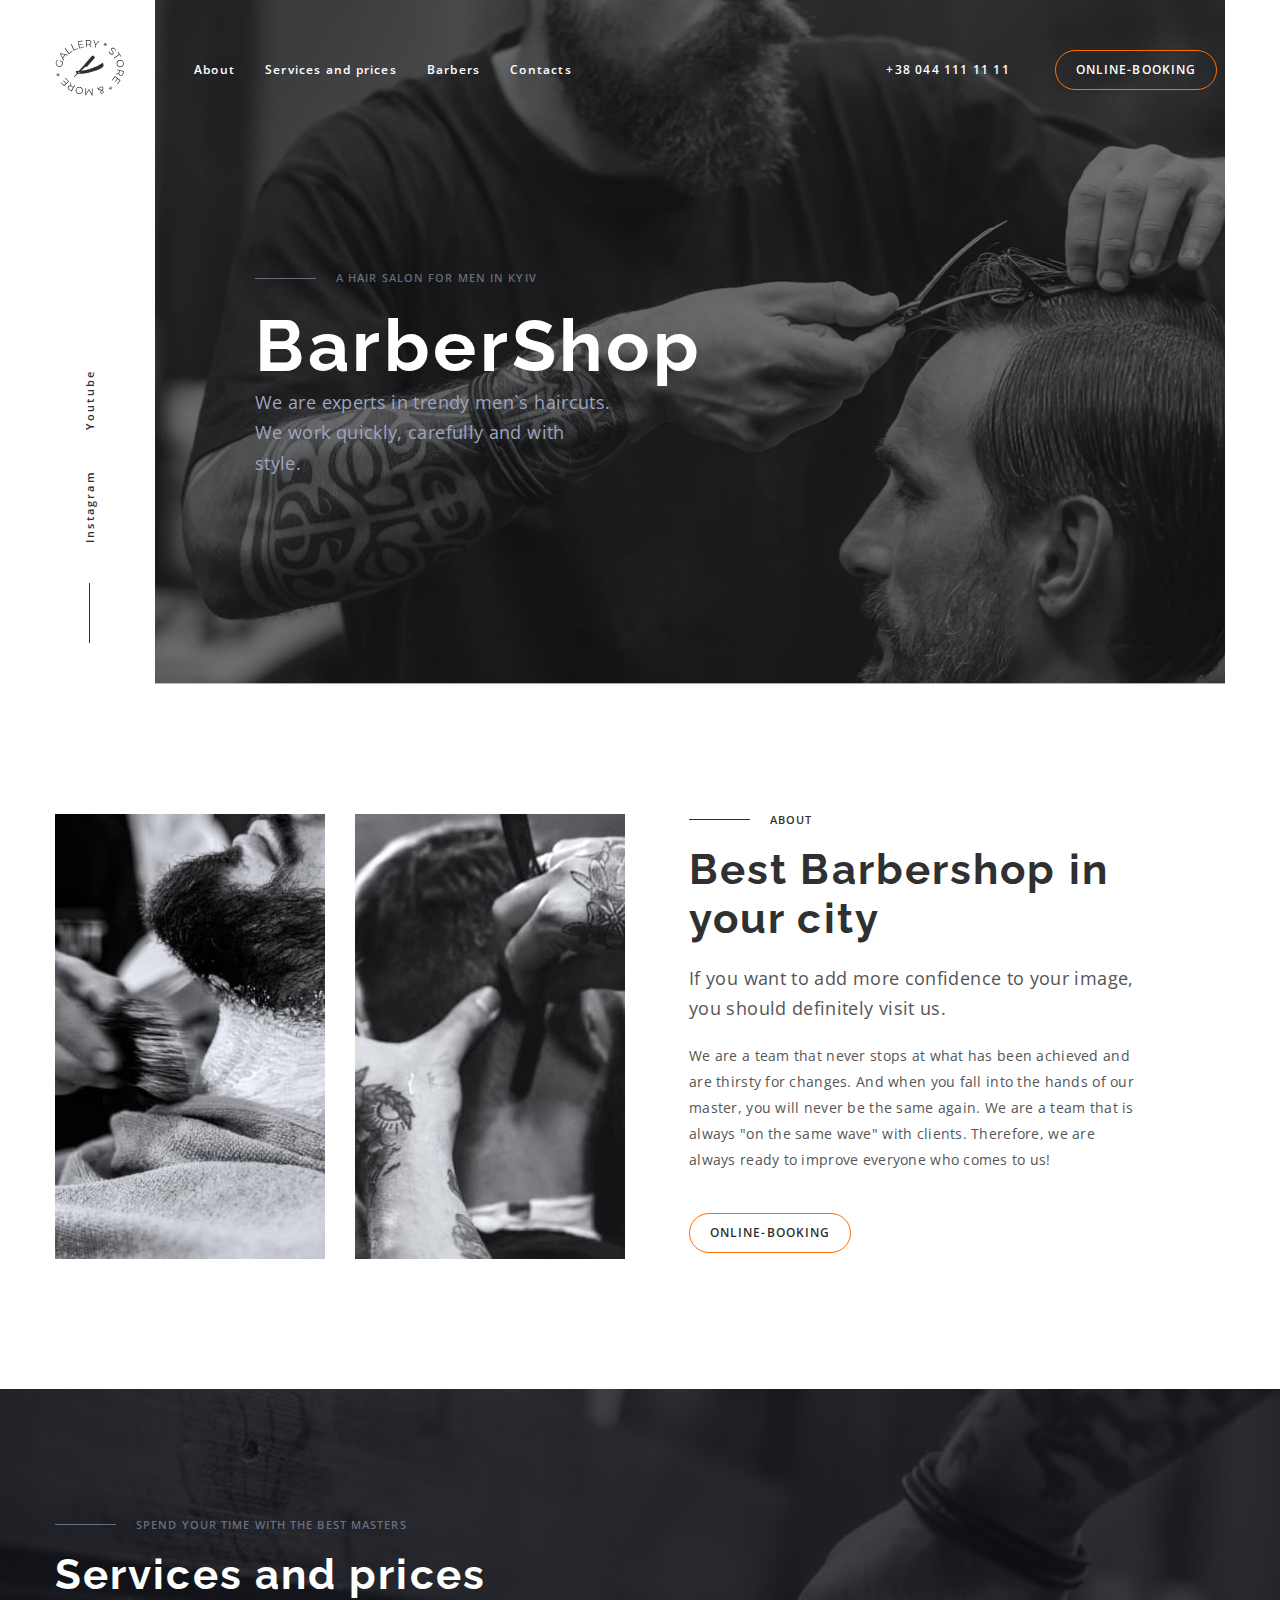
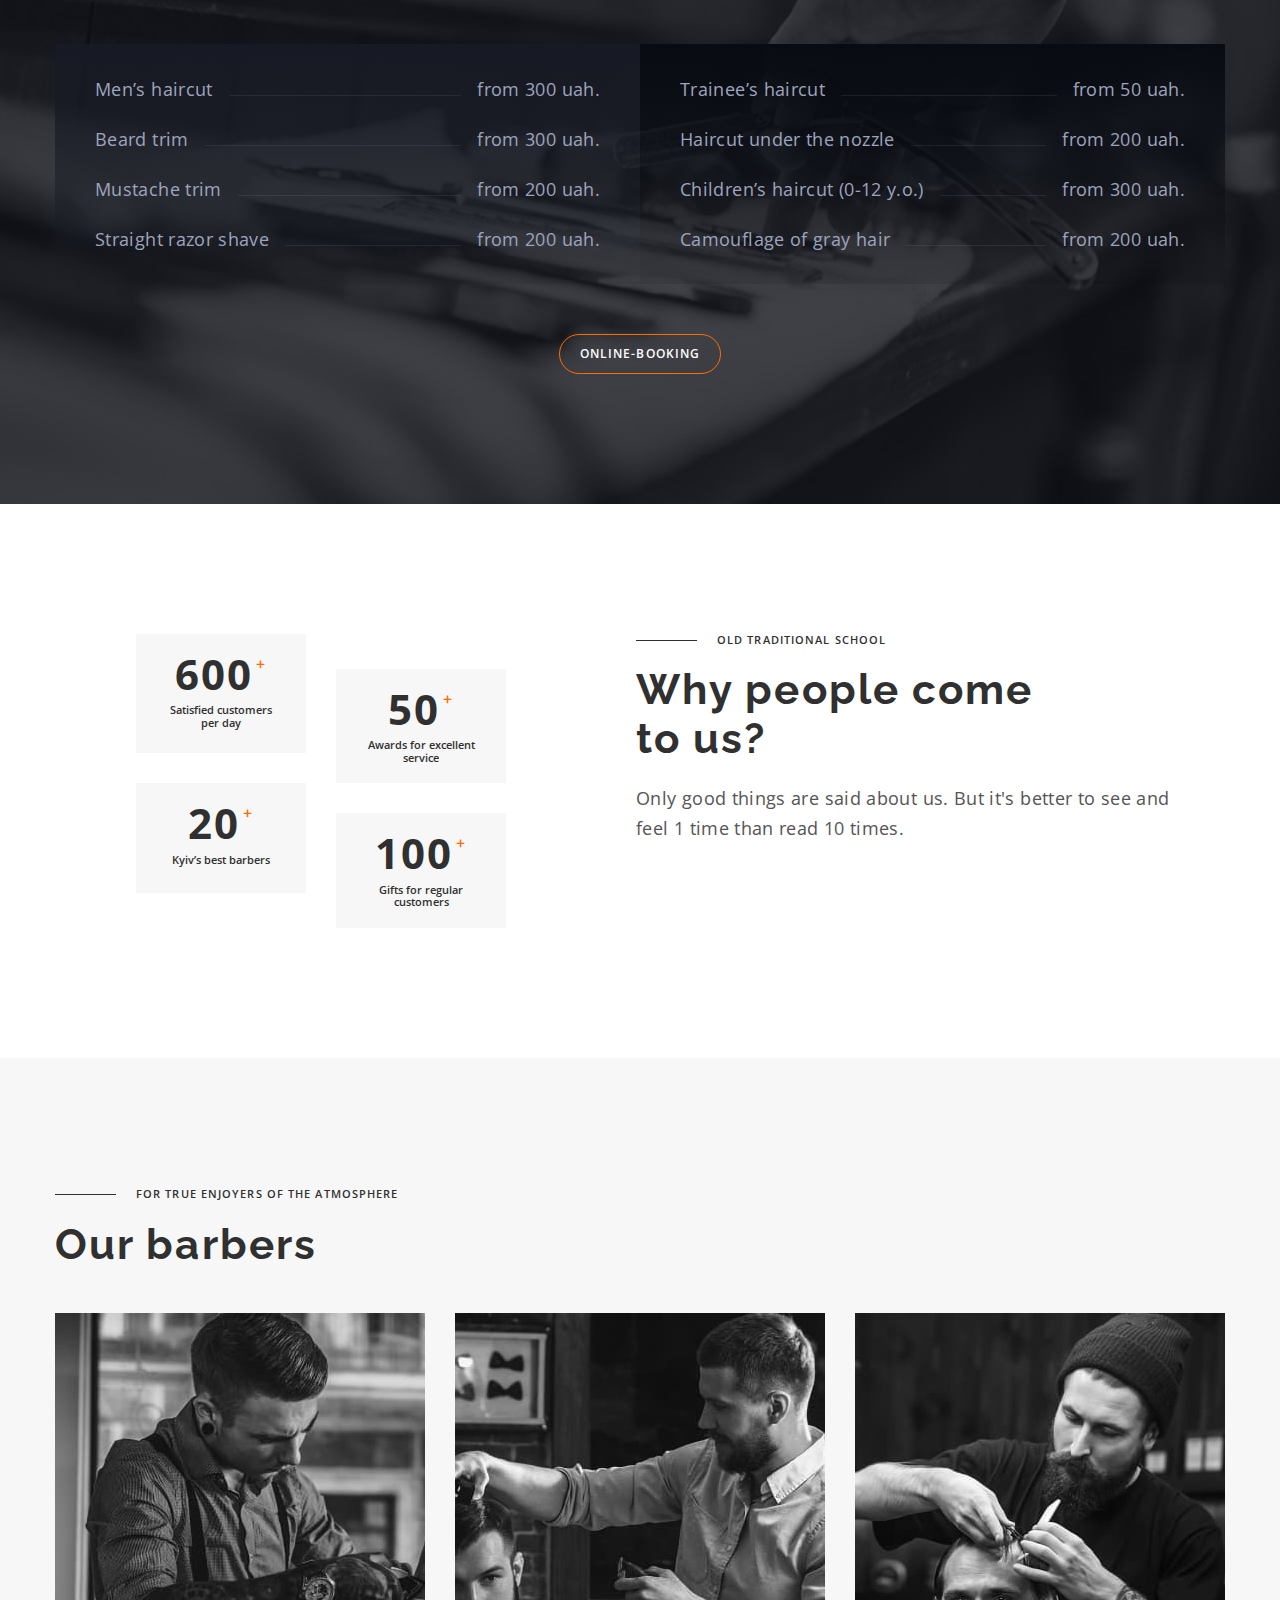
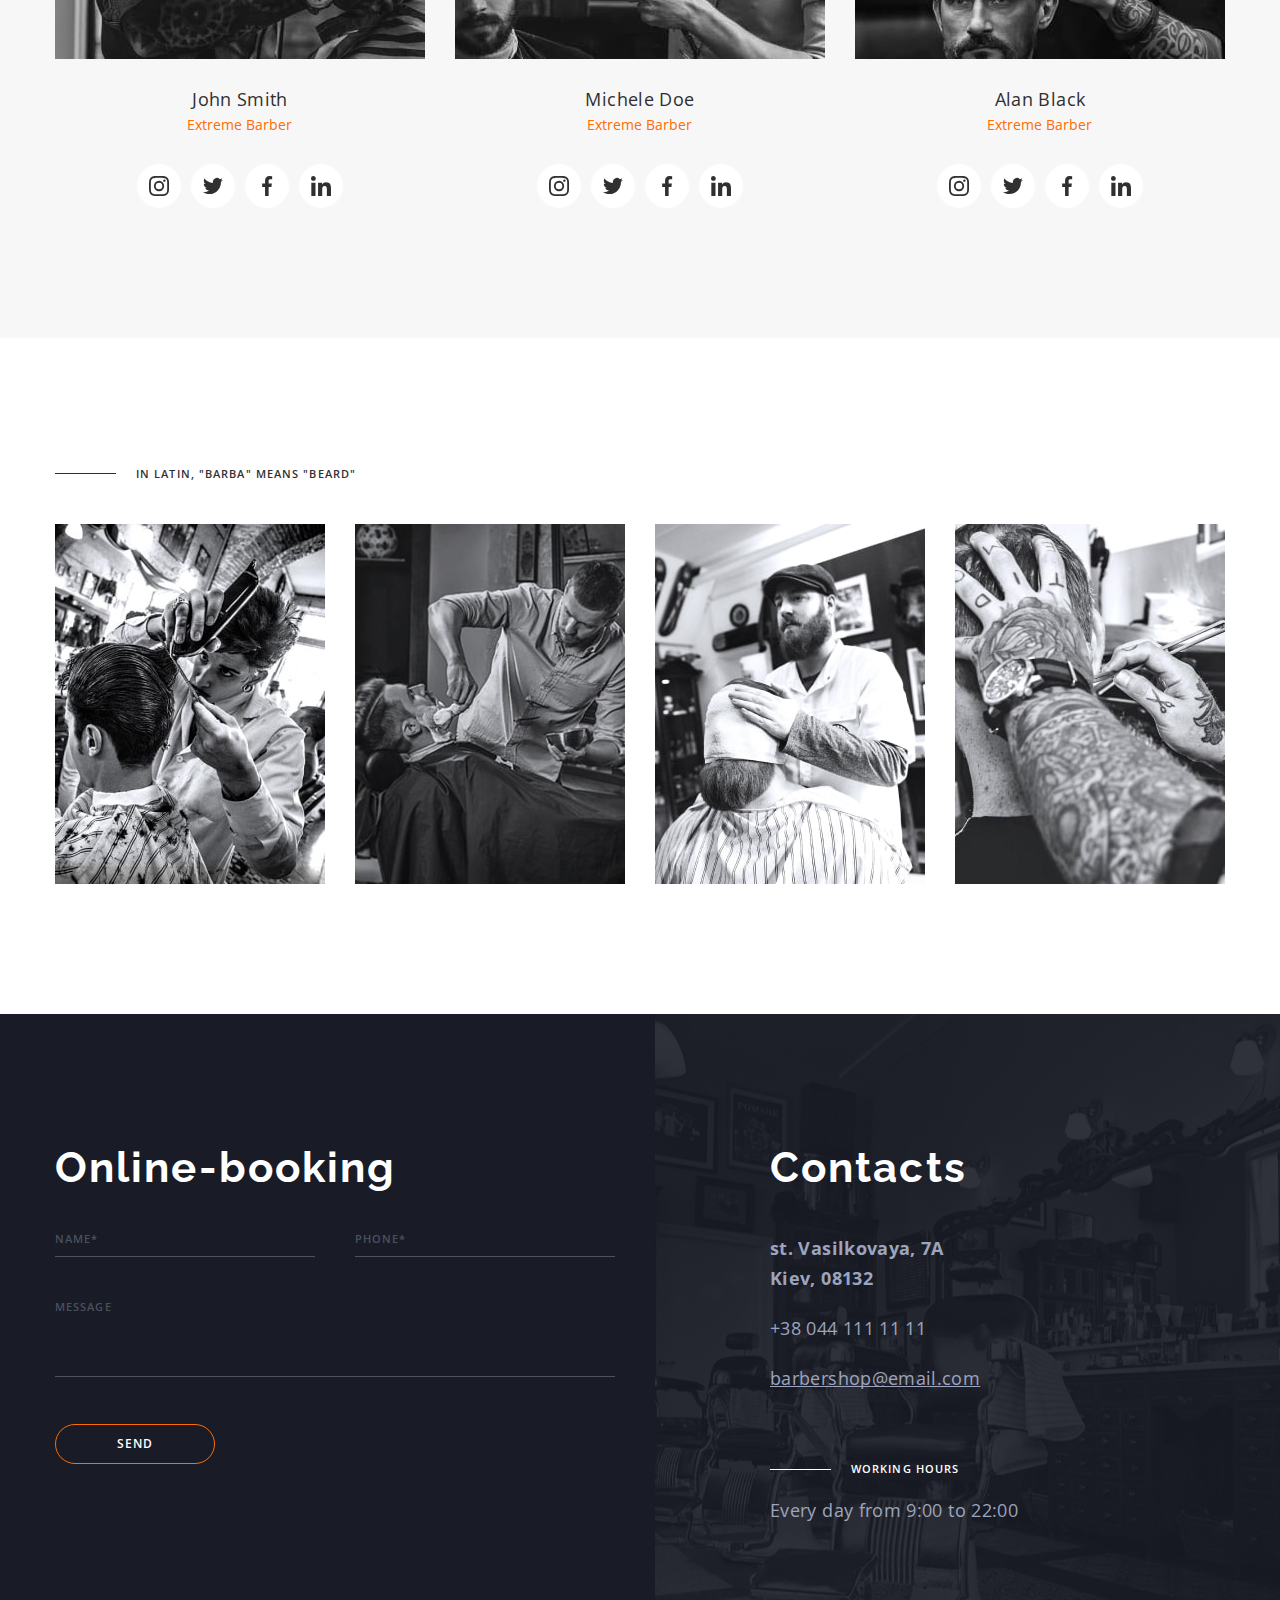
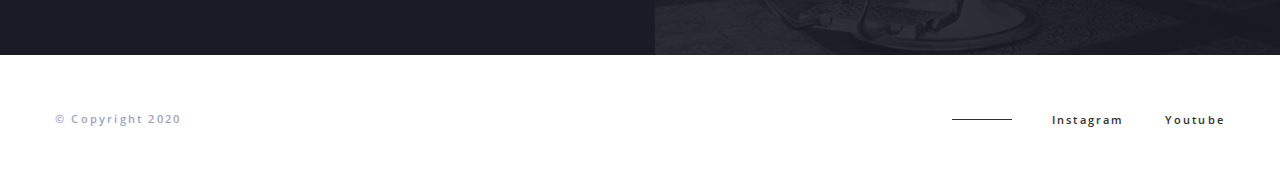
<file: index.html>
<!DOCTYPE html>
<html lang="en">
  <head>
    <meta charset="UTF-8" />
    <meta name="viewport" content="width=device-width, initial-scale=1.0" />
    <title>Barbershop</title>
    <link rel="preconnect" href="https://fonts.googleapis.com" />
    <link rel="preconnect" href="https://fonts.gstatic.com" crossorigin />
    <link
      href="https://fonts.googleapis.com/css2?family=Open+Sans:wdth,wght@75..100,300..800&family=Raleway:wght@700&display=swap"
      rel="stylesheet"
    />
    <link
      rel="stylesheet"
      href="https://cdnjs.cloudflare.com/ajax/libs/modern-normalize/2.0.0/modern-normalize.min.css"
    />
    <link rel="stylesheet" href="./CSS/main.min.css" />
    <link rel="stylesheet" href="./CSS/styles.css" />
  </head>
  <body>
    <!-- Header -->
    <header class="header">
      <div class="container header__container">
        <a class="logo" href="./index.html">
          <!-- <img src="./images/Logo.svg" alt="Logo" /> -->
          <svg width="69" height="56">
            <use href="./images/icon-sprite.svg#icon-logo"></use>
          </svg>
        </a>
        <nav class="navigation">
          <ul class="header__menu">
            <li class="header__item">
              <a class="header__link link" href="">About</a>
            </li>
            <li class="header__item">
              <a class="header__link link" href="">Services and prices</a>
            </li>
            <li class="header__item">
              <a class="header__link link" href="">Barbers</a>
            </li>
            <li class="header__item">
              <a class="header__link link" href="">Contacts</a>
            </li>
          </ul>
        </nav>
        <div class="header__contact">
          <a class="contact__link header__link link" href="tel:+380441111111"
            >+38 044 111 11 11</a
          >
          <button class="button" type="button">Online-booking</button>
        </div>
      </div>
    </header>

    <!-- Main content -->
    <main>
      <!-- Hero screen -->
      <section class="hero">
        <div class="container hero-container">
          <div class="social-list-wrap">
            <ul class="hero social-list">
              <li class="hero social-item">
                <a
                  class="link social-links"
                  href=""
                  target="_blank"
                  rel="noopener noreferrer nofollow"
                  >Instagram</a
                >
              </li>
              <li class="hero social-item">
                <a
                  class="link social-links"
                  href=""
                  target="_blank"
                  rel="noopener noreferrer nofollow"
                  >Youtube</a
                >
              </li>
            </ul>
          </div>
          <div class="hero-content hero-overlay">
            <p class="subtitle">A hair salon for men in Kyiv</p>
            <h1>BarberShop</h1>
            <p class="hero-bottom-content">
              We are experts in trendy men`s haircuts. We work quickly,
              carefully and with style.
            </p>
          </div>
        </div>
      </section>

      <!-- About -->
      <section class="section">
        <div class="about container">
          <ul class="about-img-list">
            <li class="about-item">
              <img src="./images/about-1.jpg" alt="" width="270" height="445" />
            </li>
            <li class="about-item">
              <img src="./images/about-2.jpg" alt="" width="270" height="445" />
            </li>
          </ul>
          <div class="about-content-container">
            <p class="subtitle">About</p>
            <h2 class="section-title">Best Barbershop in your city</h2>
            <p class="about-content">
              If you want to add more confidence to your image, you should
              definitely visit us.
            </p>
            <p class="bottom about-content">
              We are a team that never stops at what has been achieved and are
              thirsty for changes. And when you fall into the hands of our
              master, you will never be the same again. We are a team that is
              always "on the same wave" with clients. Therefore, we are always
              ready to improve everyone who comes to us!
            </p>
            <button class="button secondary" type="button">
              Online-booking
            </button>
          </div>
        </div>
      </section>

      <!-- Services and prices -->
      <section class="prices section">
        <div class="prices container">
          <p class="subtitle">spend your time with the best masters</p>
          <h2 class="prices section-title">Services and prices</h2>

          <div class="prices-content">
            <ul class="prices-list">
              <li class="prices-item">
                <p class="prices-item-text">Men’s haircut</p>
                <p class="prices-item-text">from 300 uah.</p>
              </li>
              <li class="prices-item">
                <p class="prices-item-text">Beard trim</p>
                <p class="prices-item-text">from 300 uah.</p>
              </li>
              <li class="prices-item">
                <p class="prices-item-text">Mustache trim</p>
                <p class="prices-item-text">from 200 uah.</p>
              </li>
              <li class="prices-item">
                <p class="prices-item-text">Straight razor shave</p>
                <p class="prices-item-text">from 200 uah.</p>
              </li>
            </ul>
            <ul class="prices-list">
              <li class="prices-item">
                <p class="prices-item-text">Trainee’s haircut</p>
                <p class="prices-item-text">from 50 uah.</p>
              </li>
              <li class="prices-item">
                <p class="prices-item-text">Haircut under the nozzle</p>
                <p class="prices-item-text">from 200 uah.</p>
              </li>
              <li class="prices-item">
                <p class="prices-item-text">Children’s haircut (0-12 y.o.)</p>
                <p class="prices-item-text">from 300 uah.</p>
              </li>
              <li class="prices-item">
                <p class="prices-item-text">Camouflage of gray hair</p>
                <p class="prices-item-text">from 200 uah.</p>
              </li>
            </ul>
          </div>

          <button class="button secondary" type="button">Online-booking</button>
        </div>
      </section>

      <!-- Features -->
      <section class="section">
        <div class="features container">
          <ul class="features-left-container">
            <li class="features-list">
              <span class="features-top-item">600</span>
              <p class="features-botton-item">Satisfied customers per day</p>
            </li>
            <li class="features-list">
              <span class="features-top-item">50</span>
              <p class="features-botton-item">Awards for excellent service</p>
            </li>
            <li class="features-list">
              <span class="features-top-item">20</span>
              <p class="features-botton-item">Kyiv’s best barbers</p>
            </li>
            <li class="features-list">
              <span class="features-top-item">100</span>
              <p class="features-botton-item">Gifts for regular customers</p>
            </li>
          </ul>

          <div class="features-content-container">
            <p class="subtitle">old traditional school</p>
            <h2 class="section-title">Why people come to us?</h2>
            <p class="features-content">
              Only good things are said about us. But it's better to see and
              feel 1 time than read 10 times.
            </p>
          </div>
        </div>
      </section>

      <!-- Barbers -->
      <section class="barbers section">
        <div class="container">
          <p class="subtitle">for true enjoyers of the atmosphere</p>
          <h2 class="section-title">Our barbers</h2>
          <ul class="barbers-list">
            <li class="barbers-item">
              <img
                src="./images/barber-1.jpg"
                alt="working barber"
                width="370"
                height="346"
              />
              <h3 class="barber-secondary-title">John Smith</h3>
              <p class="barber-subtitle">Extreme Barber</p>
              <ul class="barber-socials-list">
                <li class="barber-socials-item">
                  <a
                    class="barber-socials-link link"
                    href=""
                    aria-label="instagram"
                    target="_blank"
                    rel="noopener noreferrer nofollow"
                    ><svg class="barber-socials-icon">
                      <use
                        href="./images/icon-sprite.svg#icon-instagram"
                      ></use></svg
                  ></a>
                </li>
                <li class="barber-socials-item">
                  <a
                    class="barber-socials-link link"
                    href=""
                    aria-label="twitter"
                    target="_blank"
                    rel="noopener noreferrer nofollow"
                    ><svg class="barber-socials-icon">
                      <use
                        href="./images/icon-sprite.svg#icon-twitter"
                      ></use></svg
                  ></a>
                </li>
                <li class="barber-socials-item">
                  <a
                    class="barber-socials-link link"
                    href=""
                    aria-label="facebook"
                    target="_blank"
                    rel="noopener noreferrer nofollow"
                    ><svg class="barber-socials-icon">
                      <use
                        href="./images/icon-sprite.svg#icon-facebook"
                      ></use></svg
                  ></a>
                </li>
                <li class="barber-socials-item">
                  <a
                    class="barber-socials-link link"
                    href=""
                    aria-label="linkedin"
                    target="_blank"
                    rel="noopener noreferrer nofollow"
                    ><svg class="barber-socials-icon">
                      <use
                        href="./images/icon-sprite.svg#icon-linkedin"
                      ></use></svg
                  ></a>
                </li>
              </ul>
            </li>
            <li class="barbers-item">
              <img
                src="./images/barber-2.jpg"
                alt="working barber"
                width="370"
                height="346"
              />
              <h4 class="barber-secondary-title">Michele Doe</h4>
              <p class="barber-subtitle">Extreme Barber</p>
              <ul class="barber-socials-list">
                <li class="barber-socials-item">
                  <a
                    class="barber-socials-link link"
                    href=""
                    aria-label="instagram"
                    target="_blank"
                    rel="noopener noreferrer nofollow"
                    ><svg class="barber-socials-icon">
                      <use
                        href="./images/icon-sprite.svg#icon-instagram"
                      ></use></svg
                  ></a>
                </li>
                <li class="barber-socials-item">
                  <a
                    class="barber-socials-link link"
                    href=""
                    aria-label="twitter"
                    target="_blank"
                    rel="noopener noreferrer nofollow"
                    ><svg class="barber-socials-icon">
                      <use
                        href="./images/icon-sprite.svg#icon-twitter"
                      ></use></svg
                  ></a>
                </li>
                <li class="barber-socials-item">
                  <a
                    class="barber-socials-link link"
                    href=""
                    aria-label="facebook"
                    target="_blank"
                    rel="noopener noreferrer nofollow"
                    ><svg class="barber-socials-icon">
                      <use
                        href="./images/icon-sprite.svg#icon-facebook"
                      ></use></svg
                  ></a>
                </li>
                <li class="barber-socials-item">
                  <a
                    class="barber-socials-link link"
                    href=""
                    aria-label="linkedin"
                    target="_blank"
                    rel="noopener noreferrer nofollow"
                    ><svg class="barber-socials-icon">
                      <use
                        href="./images/icon-sprite.svg#icon-linkedin"
                      ></use></svg
                  ></a>
                </li>
              </ul>
            </li>
            <li class="barbers-item">
              <img
                src="./images/barber-3.jpg"
                alt="working barber"
                width="370"
                height="346"
              />
              <h4 class="barber-secondary-title">Alan Black</h4>
              <p class="barber-subtitle">Extreme Barber</p>
              <ul class="barber-socials-list">
                <li class="barber-socials-item">
                  <a
                    class="barber-socials-link link"
                    href=""
                    aria-label="instagram"
                    target="_blank"
                    rel="noopener noreferrer nofollow"
                    ><svg class="barber-socials-icon">
                      <use
                        href="./images/icon-sprite.svg#icon-instagram"
                      ></use></svg
                  ></a>
                </li>
                <li class="barber-socials-item">
                  <a
                    class="barber-socials-link link"
                    href=""
                    aria-label="twitter"
                    target="_blank"
                    rel="noopener noreferrer nofollow"
                    ><svg class="barber-socials-icon">
                      <use
                        href="./images/icon-sprite.svg#icon-twitter"
                      ></use></svg
                  ></a>
                </li>
                <li class="barber-socials-item">
                  <a
                    class="barber-socials-link link"
                    href=""
                    aria-label="facebook"
                    target="_blank"
                    rel="noopener noreferrer nofollow"
                    ><svg class="barber-socials-icon">
                      <use
                        href="./images/icon-sprite.svg#icon-facebook"
                      ></use></svg
                  ></a>
                </li>
                <li class="barber-socials-item">
                  <a
                    class="barber-socials-link link"
                    href=""
                    aria-label="linkedin"
                    target="_blank"
                    rel="noopener noreferrer nofollow"
                    ><svg class="barber-socials-icon">
                      <use
                        href="./images/icon-sprite.svg#icon-linkedin"
                      ></use></svg
                  ></a>
                </li>
              </ul>
            </li>
          </ul>
        </div>
      </section>

      <!-- Our portfolio -->
      <section class="portfolio section">
        <div class="container">
          <p class="subtitle">in Latin, "barba" means "beard"</p>
          <h2 class="section-title visually-hidden">Gallery</h2>
          <ul class="portfolio-list">
            <li class="portfolio-item">
              <img
                src="./images/gallery-1.jpg"
                alt="barbers work example"
                width="270"
                height="360"
              />
            </li>
            <li class="portfolio-item">
              <img
                src="./images/gallery-2.jpg"
                alt="barbers work example"
                width="270"
                height="360"
              />
            </li>
            <li class="portfolio-item">
              <img
                src="./images/gallery-3.jpg"
                alt="barbers work example"
                width="270"
                height="360"
              />
            </li>
            <li>
              <img
                src="./images/gallery-4.jpg"
                alt="barbers work example"
                width="270"
                height="360"
              />
            </li>
          </ul>
        </div>
      </section>

      <!-- Form -->

      <section class="form-contacts section">
        <div class="container form-contacts-wrap">
          <!-- Online booking -->
          <div class="form-container">
            <h2 class="section-title">Online-booking</h2>
            <form class="form">
              <div class="input-field">
                <input
                  type="text"
                  id="user-name"
                  name="user-name"
                  class="form-input form-item"
                  placeholder=" "
                  required
                />
                <label for="user-name" class="form-label">name*</label>
              </div>
              <div class="input-field">
                <input
                  type="tel"
                  id="user-tel"
                  name="user-tel"
                  class="form-input form-item"
                  placeholder=" "
                  required
                />
                <label for="user-tel" class="form-label">phone*</label>
              </div>

              <div class="text-field form-mess-wrap">
                <textarea
                  name="user-message"
                  id="user-message"
                  class="form-message form-item"
                  placeholder=" "
                ></textarea>
                <label for="user-message" class="form-label">message</label>
              </div>
              <button type="submit" class="button">send</button>
            </form>
          </div>

          <!-- Contacts -->
          <div class="contacts-container">
            <h2 class="section-title">Contacts</h2>
            <address>
              <ul class="contacts-list">
                <li class="contacts-item map">
                  <a
                    class="link"
                    href="https://maps.app.goo.gl/zaZMUa1HUWE6Ueb98"
                    target="_blank"
                    rel="noreferrer noopener nofollow"
                    >st. Vasilkovaya, 7A<br />Kiev, 08132</a
                  >
                </li>
                <li class="contacts-item">
                  <a class="link" href="tel:+380441111111">+38 044 111 11 11</a>
                </li>
                <li class="contacts-item mail">
                  <a class="link" href="mailto:barbershop@email.com"
                    >barbershop@email.com</a
                  >
                </li>
              </ul>
            </address>
            <h3 class="subtitle">working hours</h3>
            <p class="contacts-schedule">Every day from 9:00 to 22:00</p>
          </div>
        </div>
      </section>
    </main>
    <!-- footer -->
    <footer>
      <div class="footer container">
        <p class="copyright">&#169; Copyright 2020</p>
        <ul class="social-list">
          <li class="social-item">
            <a
              class="link social-links"
              href=""
              target="_blank"
              rel="noopener noreferrer nofollow"
              >Instagram</a
            >
          </li>
          <li class="social-item">
            <a
              class="link social-links"
              href=""
              target="_blank"
              rel="noopener noreferrer nofollow"
              >Youtube</a
            >
          </li>
        </ul>
      </div>
    </footer>
  </body>
</html>
</file>
<file: CSS/styles.css>
.subtitle {
  display: flex;
  align-items: center;
  font-weight: 600;
  font-size: 11px;
  letter-spacing: 0.1em;
  text-transform: uppercase;
  color: var(--secondary-font-color);
}

.subtitle::before {
  content: "";
  margin-right: 20px;
  width: 61px;
  height: 1px;
  background-color: currentColor;
}

.section-title {
  font-family: "Raleway", sans-serif;
  font-size: 42px;
  letter-spacing: 0.05em;
  color: var(--secondary-font-color);
}

/* hero */

.hero-container {
  display: flex;
  gap: 30px;
}

/* socials */

.social-list-wrap {
  width: 70px;
  display: flex;
  align-items: flex-end;
  padding-bottom: 40px;
  padding-left: 26px;
}

.hero.social-list {
  transform: rotate(-90deg) translateY(100%);
  transform-origin: bottom left;
}

.social-list {
  display: flex;
  gap: 40px;
  align-items: center;
}

.social-list::before {
  content: "";
  display: block;
  height: 1px;
  width: 60px;
  background-color: var(--secondary-font-color);
}

.social-links {
  font-weight: 600;
  font-size: 11px;
  letter-spacing: 0.2em;
  color: var(--secondary-font-color);
  /* outline: 1px solid tomato; */
}

.social-links:hover,
.social-links:focus {
  color: var(--accent-color);
}

/* hero wrap */
.hero-overlay {
  min-width: 1070px;
  min-height: 680px;
  background-color: var(--primary-bg-color);
  background-image: linear-gradient(
      rgba(25, 28, 38, 0.2),
      rgba(25, 28, 38, 0.2)
    ),
    url(../images/hero-bg.jpg);
  background-repeat: no-repeat;
  background-position: center;
  background-size: cover;
}

.hero-content {
  /* flex-grow: 1; */
  padding: 272px 100px 206px;
}

.hero-content > .top-title {
  margin-top: 0;
  margin-bottom: 20px;
}

.hero-content > .subtitle {
  margin-bottom: 20px;
  color: rgba(157, 164, 189, 0.6);
}

.hero-bottom-content {
  margin: 0 0;
  max-width: 360px;

  font-size: 18px;
  line-height: 1.67;
  letter-spacing: 0.02em;
  color: var(--secondary-light-font-color);
}

/* sections */
.section {
  padding-top: 130px;
  padding-bottom: 130px;
}

/* about */
.about.container {
  display: flex;
}

.about-img-list {
  display: flex;
  margin-right: 64px;
}
.about-item:not(:last-child) {
  margin-right: 30px;
}

.about-content-container {
  padding-right: 91px;
}

.about-content-container > .subtitle {
  margin-bottom: 20px;
}

.about-content-container > .section-title {
  margin: 0 0 20px;
}

.about-content {
  margin: 0 0 20px;

  font-size: 18px;
  line-height: 1.67;
  letter-spacing: 0.02em;
  color: var(--main-font-color);
}

.bottom.about-content {
  margin-bottom: 40px;

  font-size: 14px;
  line-height: 1.86;
}

/* prices */
.prices.section {
  margin: 0 auto;
  max-width: 1280px;
  background-image: url(../images/prices-bg.png),
    linear-gradient(#111319, #111319);
  background-repeat: no-repeat;
  background-position: center;
  background-size: cover;
}

.prices > .subtitle {
  margin-bottom: 20px;
  color: var(--secondary-transparent-font-color);
}

.prices.section-title {
  margin-bottom: 44px;
  color: #fff;
}

.prices-content {
  display: flex;
  margin-bottom: 50px;
}

.prices-list {
  width: calc(100% / 2);
  padding: 30px 40px;
}

.prices-list:first-child {
  background-image: linear-gradient(180deg, #171a24, #171a2420);
}

.prices-list:last-child {
  background-image: linear-gradient(180deg, #090b13, #090b1320);
}

.prices-item {
  display: flex;
  gap: 16px;
  justify-content: space-between;
  margin-bottom: 20px;
  align-items: baseline;
}

.prices-item::before {
  content: "";
  width: 100px;
  height: 1px;
  flex-grow: 1;
  background-color: rgba(157, 164, 189, 0.12);
}

.prices-item-text {
  display: flex;
  align-items: center;
  font-size: 18px;
  line-height: 1.67;
  color: var(--secondary-light-font-color);
  letter-spacing: 0.02em;
}

.prices-item-text:first-child {
  order: -1;
}

.prices-item:last-child {
  margin-bottom: 0;
}

.prices .button {
  display: block;
  margin-right: auto;
  margin-left: auto;
  color: var(--main-white-color);
}

/* Features */
.features.container {
  display: flex;
  padding-left: 96px;
  padding-right: 70px;
  gap: 130px;
}

.features-left-container {
  display: flex;

  flex-wrap: wrap;
  flex-shrink: 0;
  width: 370px;
  /* margin-right: 130px; */
}

.features-list {
  /* width: 170px; */
  width: 170px;
  padding: 16px 24px 19px 24px;

  text-align: center;
  color: var(--secondary-font-color);
  background-color: var(--secondary-bg-color);
}

.features-list:nth-child(odd) {
  margin-right: 30px;
}

/*но если есть более простая схема поменяю после видео */
.features-list:nth-child(1) {
  margin-bottom: 30px;
}

.features-list:nth-child(2) {
  margin-top: 35px;
}

.features-list:nth-child(3) {
  margin-bottom: 35px;
}

.features-list:nth-child(4) {
  margin-top: 30px;
}

.features-top-item {
  display: inline-block;
  margin-bottom: 6px;

  font-weight: 700;
  font-size: 42px;
  letter-spacing: 0.05em;
  text-align: center;
}

.features-top-item::after {
  content: "+";
  margin-left: 3px;
  font-weight: 600;
  font-size: 16px;
  vertical-align: top;
  color: transparent;
  text-shadow: 0 5px 0 var(--accent-color);
}

.features-botton-item {
  font-weight: 600;
  font-size: 11px;
  text-align: center;
}

.features .subtitle {
  margin-bottom: 20px;
}

.features .section-title {
  max-width: 420px;
  margin-bottom: 20px;
}

.features-content {
  font-size: 18px;
  line-height: 1.67;
  letter-spacing: 0.02em;
}
/* Barbers */

.barbers.section {
  background-color: var(--secondary-bg-color);
}

.barbers .subtitle {
  margin-bottom: 20px;
}

.barbers .section-title {
  margin-bottom: 44px;
}

.barbers-list {
  display: flex;
}

.barbers-item {
  width: calc((100% - 60px) / 3);
}

.barbers-item:not(:last-child) {
  margin-right: 30px;
}

.barber-secondary-title {
  margin-top: 30px;
  margin-bottom: 8px;
  font-weight: 400;
  font-size: 18px;
  color: var(--secondary-font-color);
  letter-spacing: 0.02em;
  text-align: center;
}

.barber-subtitle {
  margin-bottom: 30px;
  text-align: center;
  color: var(--accent-color);
}

.barber-socials-list {
  display: flex;
  justify-content: center;
  gap: 10px;
}

.barber-socials-item {
  width: 44px;
  height: 44px;
}

.barber-socials-link {
  display: flex;
  align-items: center;
  justify-content: center;
  width: 100%;
  height: 100%;
  background-color: var(--main-white-color);
  border-radius: 50%;
}

.barber-socials-icon {
  fill: var(--secondary-font-color);
  width: 20px;
  height: 20px;
}

.barber-socials-icon:hover {
  fill: var(--accent-color);
}

/* portfolio */
.portfolio .subtitle {
  margin-bottom: 44px;
}

.portfolio-list {
  display: flex;
  gap: 30px;
}

.portfolio-item {
  width: calc((100% - 90px) / 4);
}

/* .portfolio-item:not(:last-child) {
  margin-right: 30px;
} */

/* form-contacts */

.form-contacts {
  max-width: 1600px;
  margin-left: auto;
  margin-right: auto;
  background-color: #191c26;
  background-image: url(../images/contacts-bg.png);
  background-repeat: no-repeat;
  background-size: calc(50% - 15px);
  background-position: right;
}

.form-contacts-wrap {
  display: flex;
  /* width: calc(50% + 15px); */
}

.form-contacts .section-title {
  color: var(--main-white-color);
}

/* form */
.form-container {
  width: calc(50% + 15px);
  padding-right: 40px;
}

.form-container .section-title {
  margin-bottom: 40px;
}

.form {
  display: flex;
  flex-wrap: wrap;
  justify-content: space-between;
}

.input-field {
  position: relative;
  margin-bottom: 44px;
}

.form-item {
  font-size: 16px;
  border: none;
  background-color: transparent;
  border-bottom: 1px solid rgba(157, 164, 189, 0.4);
  color: var(--main-white-color);
  outline: transparent;

  transition: border-color 300ms linear;
}

.form-item:focus + .form-label,
.form-item:not(:placeholder-shown) + .form-label {
  transform: translateY(-150%);
  color: var(--main-white-color);
}

.form-item:focus,
.form-item:not(:placeholder-shown) {
  border-color: var(--main-white-color);
}

.form-input {
  width: 260px;
  height: 24px;
}

.form-message {
  width: 100%;
  height: 76px;
  resize: none;
}

.form-label {
  position: absolute;
  top: 0;
  left: 0;

  font-weight: 600;
  font-size: 11px;
  letter-spacing: 0.1em;
  text-transform: uppercase;
  color: rgba(157, 164, 189, 0.4);

  transition: transform 300ms linear, color 300ms linear;
}

.text-field {
  width: 100%;
  position: relative;
  margin-bottom: 44px;
}

/* contacts */
.contacts-container {
  width: calc(50% - 15px);
  padding-left: 115px;
}

.contacts-container .section-title {
  margin-bottom: 40px;
}

.contacts-list {
  margin-bottom: 70px;
  font-style: normal;
}

.contacts-item {
  font-size: 18px;
  line-height: 1.67;
  letter-spacing: 0.02em;
  color: var(--secondary-light-font-color);
}

.contacts-item:not(:last-child) {
  margin-bottom: 20px;
}

.contacts-item.map {
  font-weight: 700;
}

.contacts-item.mail {
  text-decoration: underline;
  text-decoration-skip-ink: none;
}

.form-contacts .subtitle {
  margin-bottom: 20px;
  color: var(--main-white-color);
}

.contacts-schedule {
  font-size: 18px;
  line-height: 1.67;
  letter-spacing: 0.02em;
  color: var(--secondary-light-font-color);
}

/* footer */
.footer {
  padding-top: 56px;
  padding-bottom: 56px;
  display: flex;
  justify-content: space-between;
  align-items: center;
}

.copyright {
  font-weight: 600;
  font-size: 11px;
  letter-spacing: 0.2em;
  color: var(--secondary-light-font-color);
}
</file>
<file: CSS/main.min.css>
:root{--main-white-color: #ffffff;--accent-color: #ff6c00;--main-font-color: #555555;--secondary-font-color: #303030;--secondary-light-font-color: #9da4bd;--secondary-transparent-font-color: rgba(157, 164, 189, 0.6);--secondary-bg-color: #f7f7f7;--primary-bg-color: #111319}.visually-hidden{position:absolute;width:1px;height:1px;margin:-1px;border:0;padding:0;white-space:nowrap;-webkit-clip-path:inset(100%);clip-path:inset(100%);clip:rect(0 0 0 0);overflow:hidden}body{font-family:"Open Sans",sans-serif;background-color:var(--main-white-color);font-size:14px;font-weight:400;color:var(--main-font-color)}h1{margin:0 0 20px;font-family:"Raleway",sans-serif;font-weight:700;font-size:72px;letter-spacing:.05em;color:var(--main-white-color)}.container{width:1200px;margin:0 auto;padding-left:15px;padding-right:15px}p,h1,h2,h3,h4,h5,h6{margin:0}ul,ol{margin:0;padding:0;list-style:none}img{display:block}.link{text-decoration:none;color:inherit}.button{padding:12px 20px;min-width:160px;height:40px;font-weight:600;font-size:12px;letter-spacing:.09em;text-transform:uppercase;text-align:center;color:var(--main-white-color);border:1px solid var(--accent-color);border-radius:25px;background-color:rgba(0,0,0,0);cursor:pointer}.button.secondary{color:var(--secondary-font-color)}.button:hover,.button:focus{background-color:var(--accent-color)}.button.secondary:hover,.button.secondary:focus{color:var(--main-white-color)}.header{position:absolute;top:0;width:100%;padding-top:40px}.logo{margin-right:70px;fill:var(--secondary-font-color)}.header__container{display:-webkit-box;display:-ms-flexbox;display:flex;-webkit-box-align:center;-ms-flex-align:center;align-items:center}.navigation{margin-right:auto}.header__menu{display:-webkit-box;display:-ms-flexbox;display:flex;-webkit-box-align:center;-ms-flex-align:center;align-items:center;gap:30px}.header__link{padding-top:20px;padding-bottom:20px;display:block;font-weight:600;font-size:12px;letter-spacing:.1em;color:var(--main-white-color)}.header__link:hover,.header__link:focus{color:var(--accent-color)}.header__contact{display:-webkit-box;display:-ms-flexbox;display:flex;-webkit-box-align:center;-ms-flex-align:center;align-items:center;margin-right:8px}.contact__link{margin-right:45px;text-transform:uppercase}/*# sourceMappingURL=main.min.css.map */
</file>
